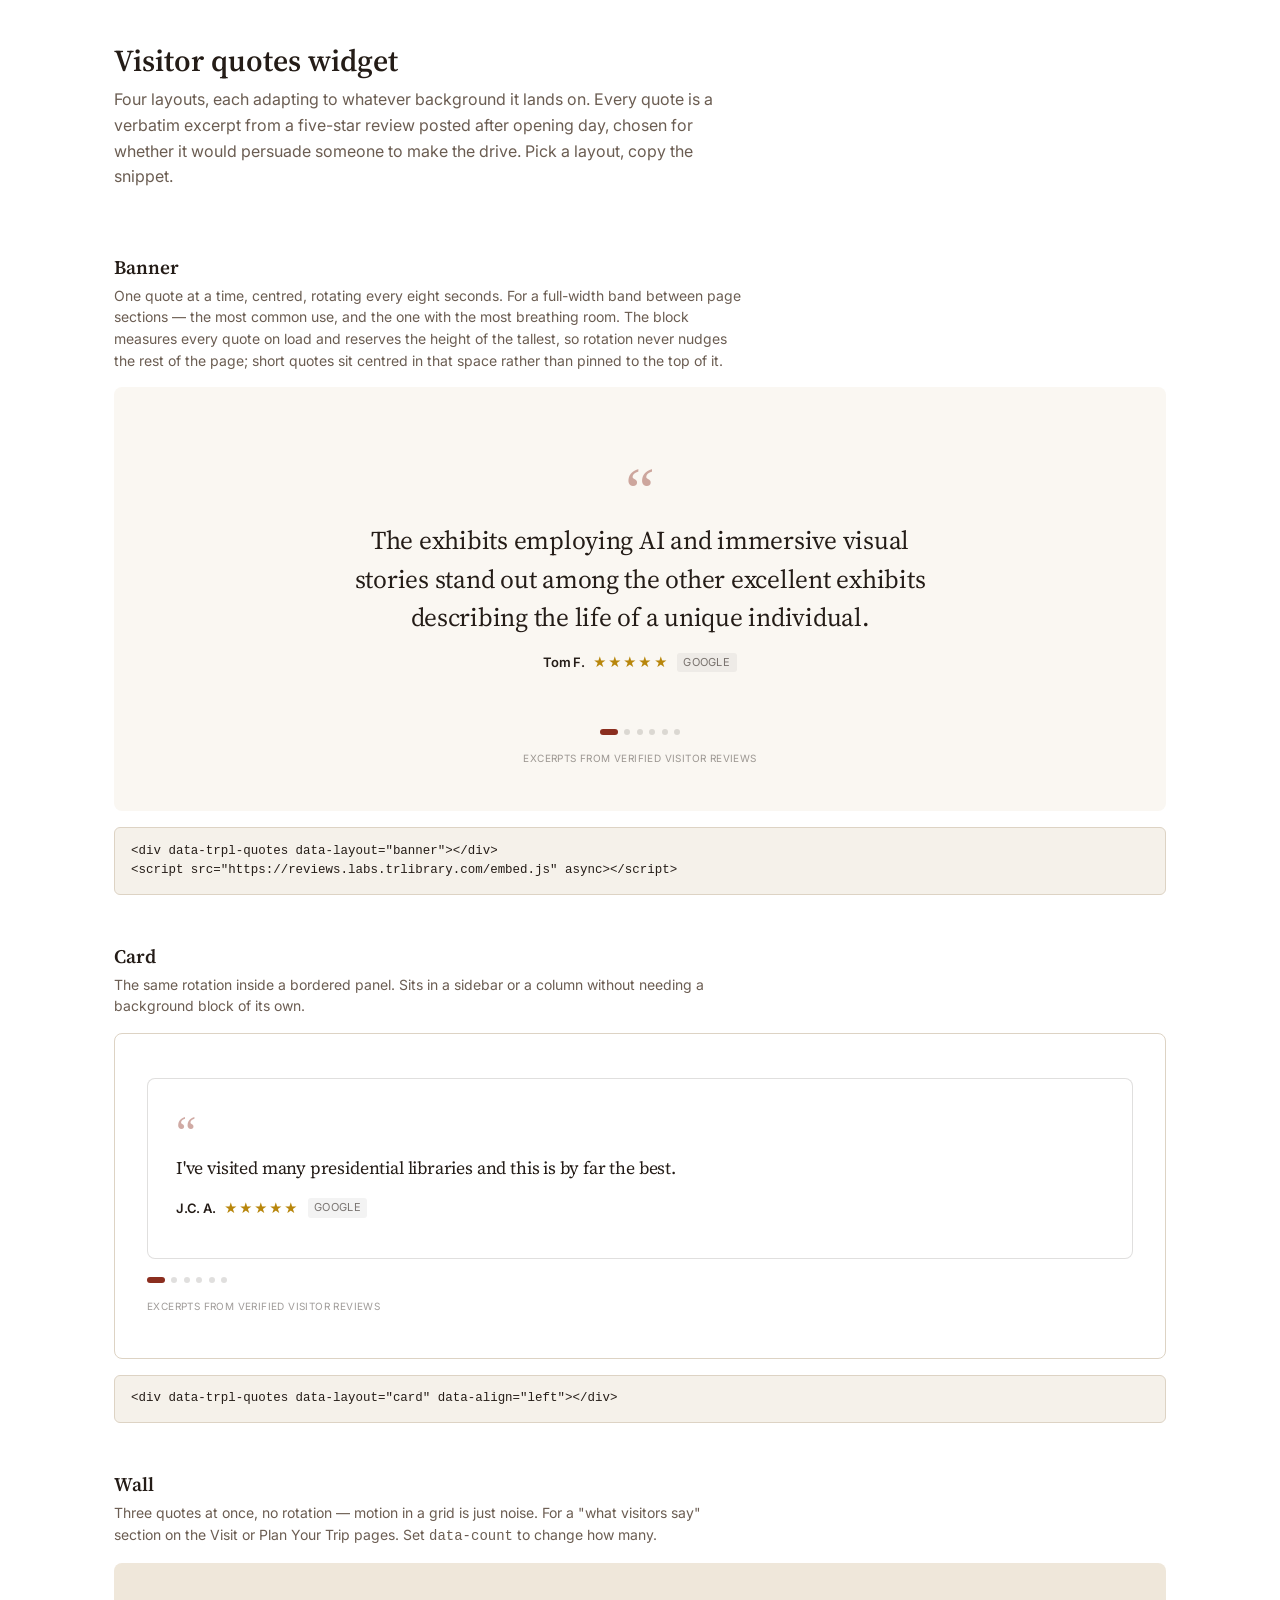
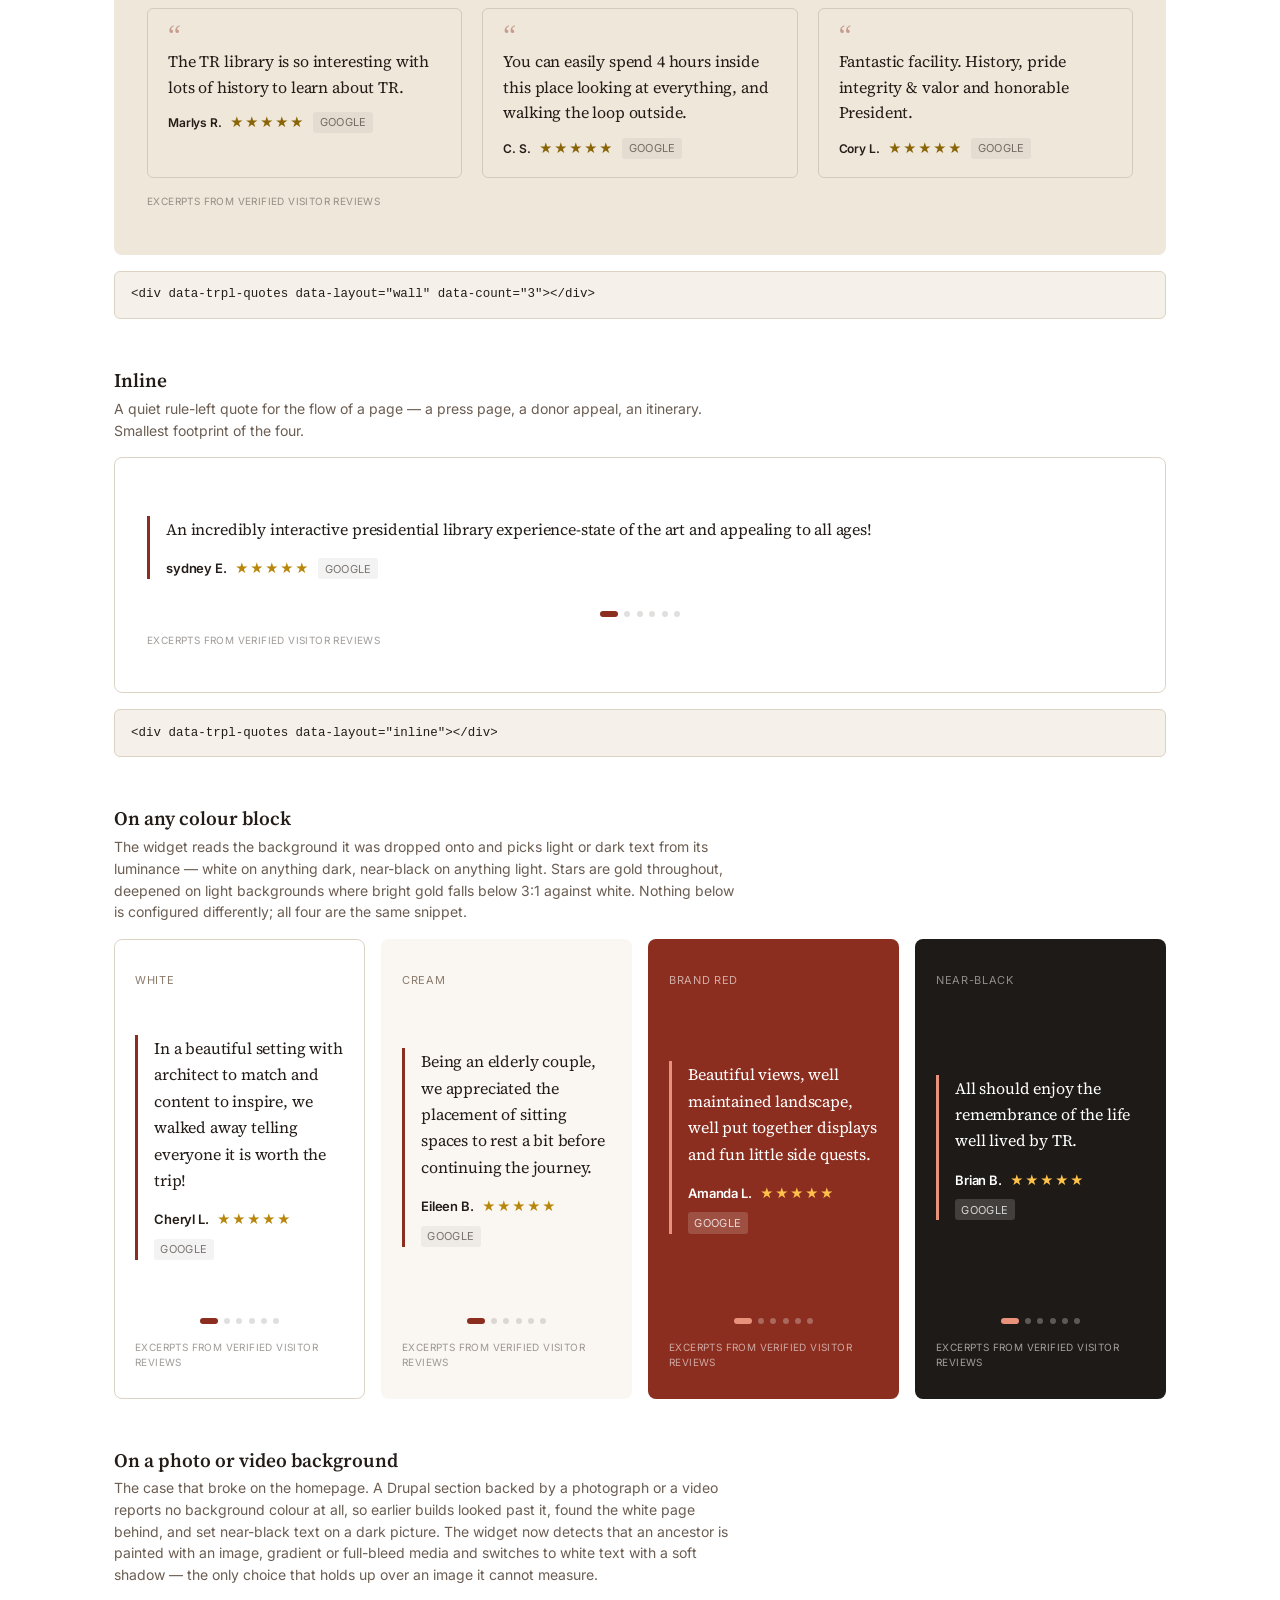
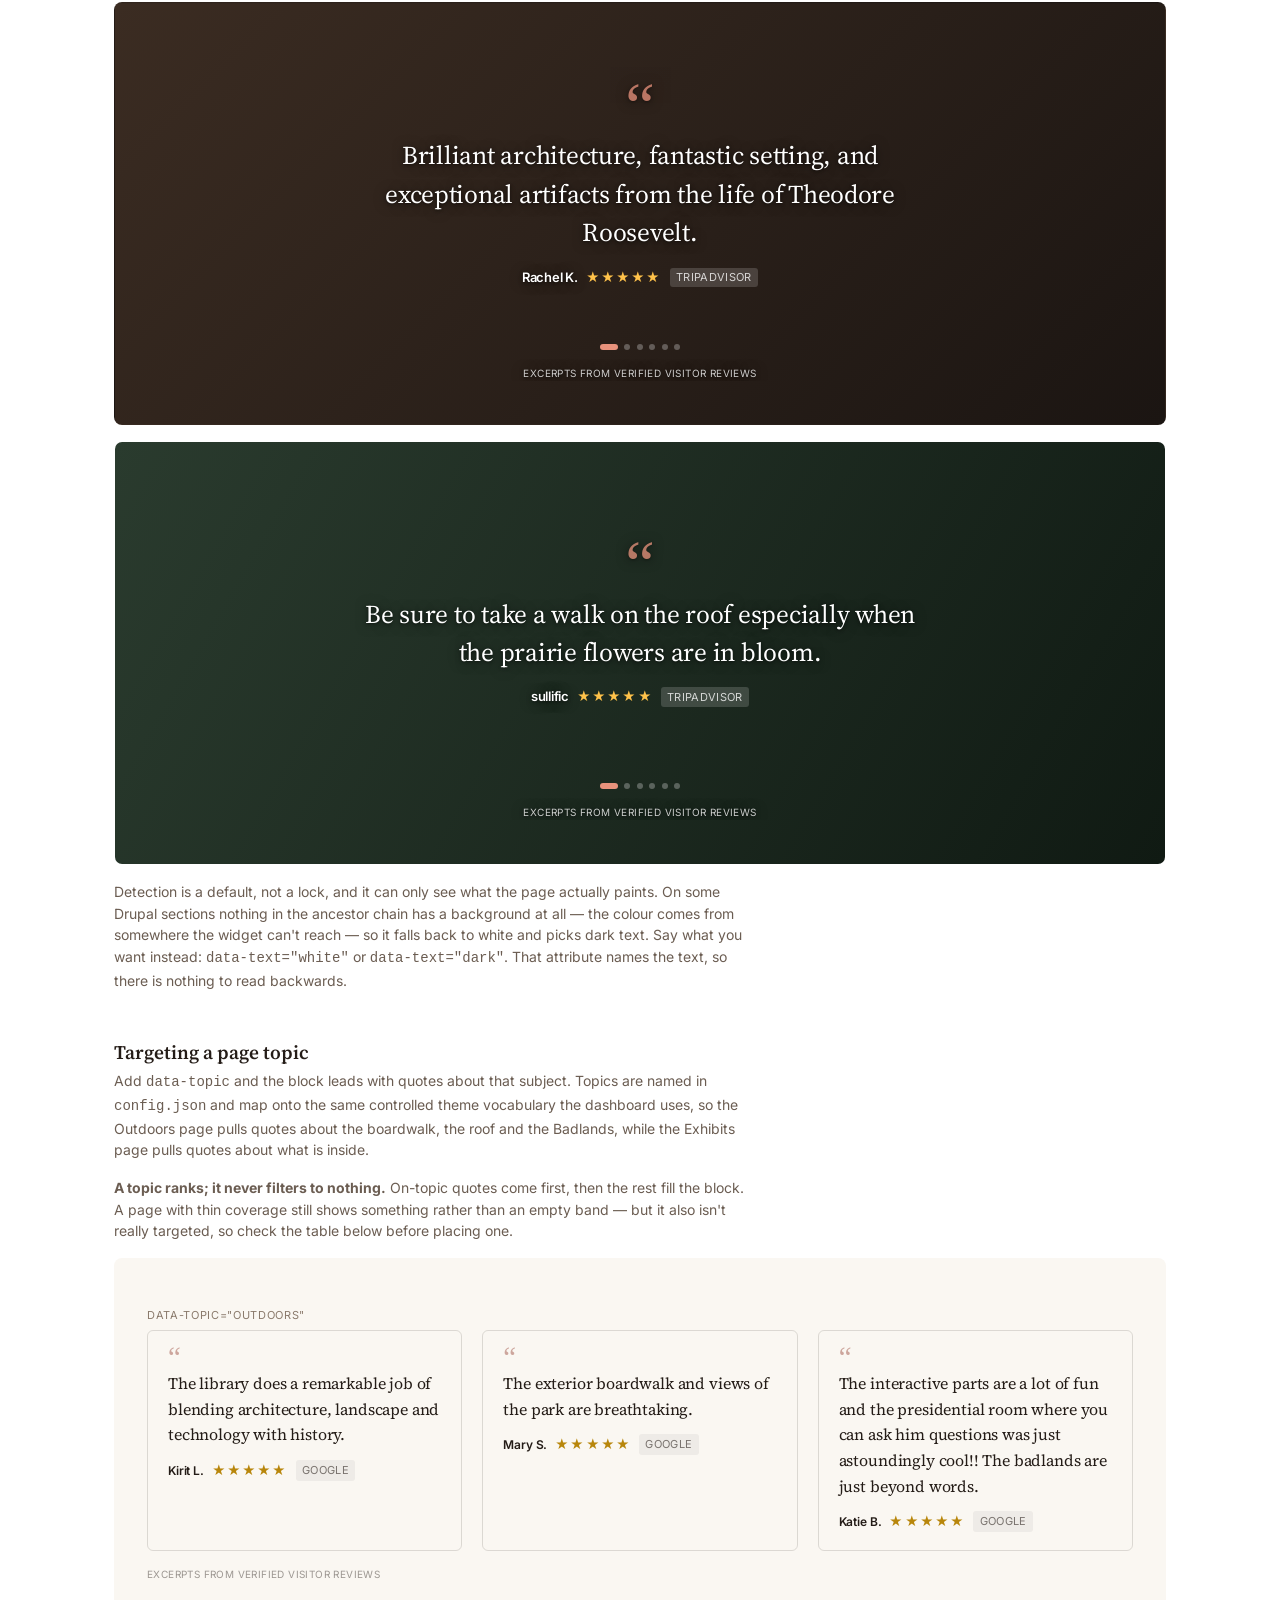
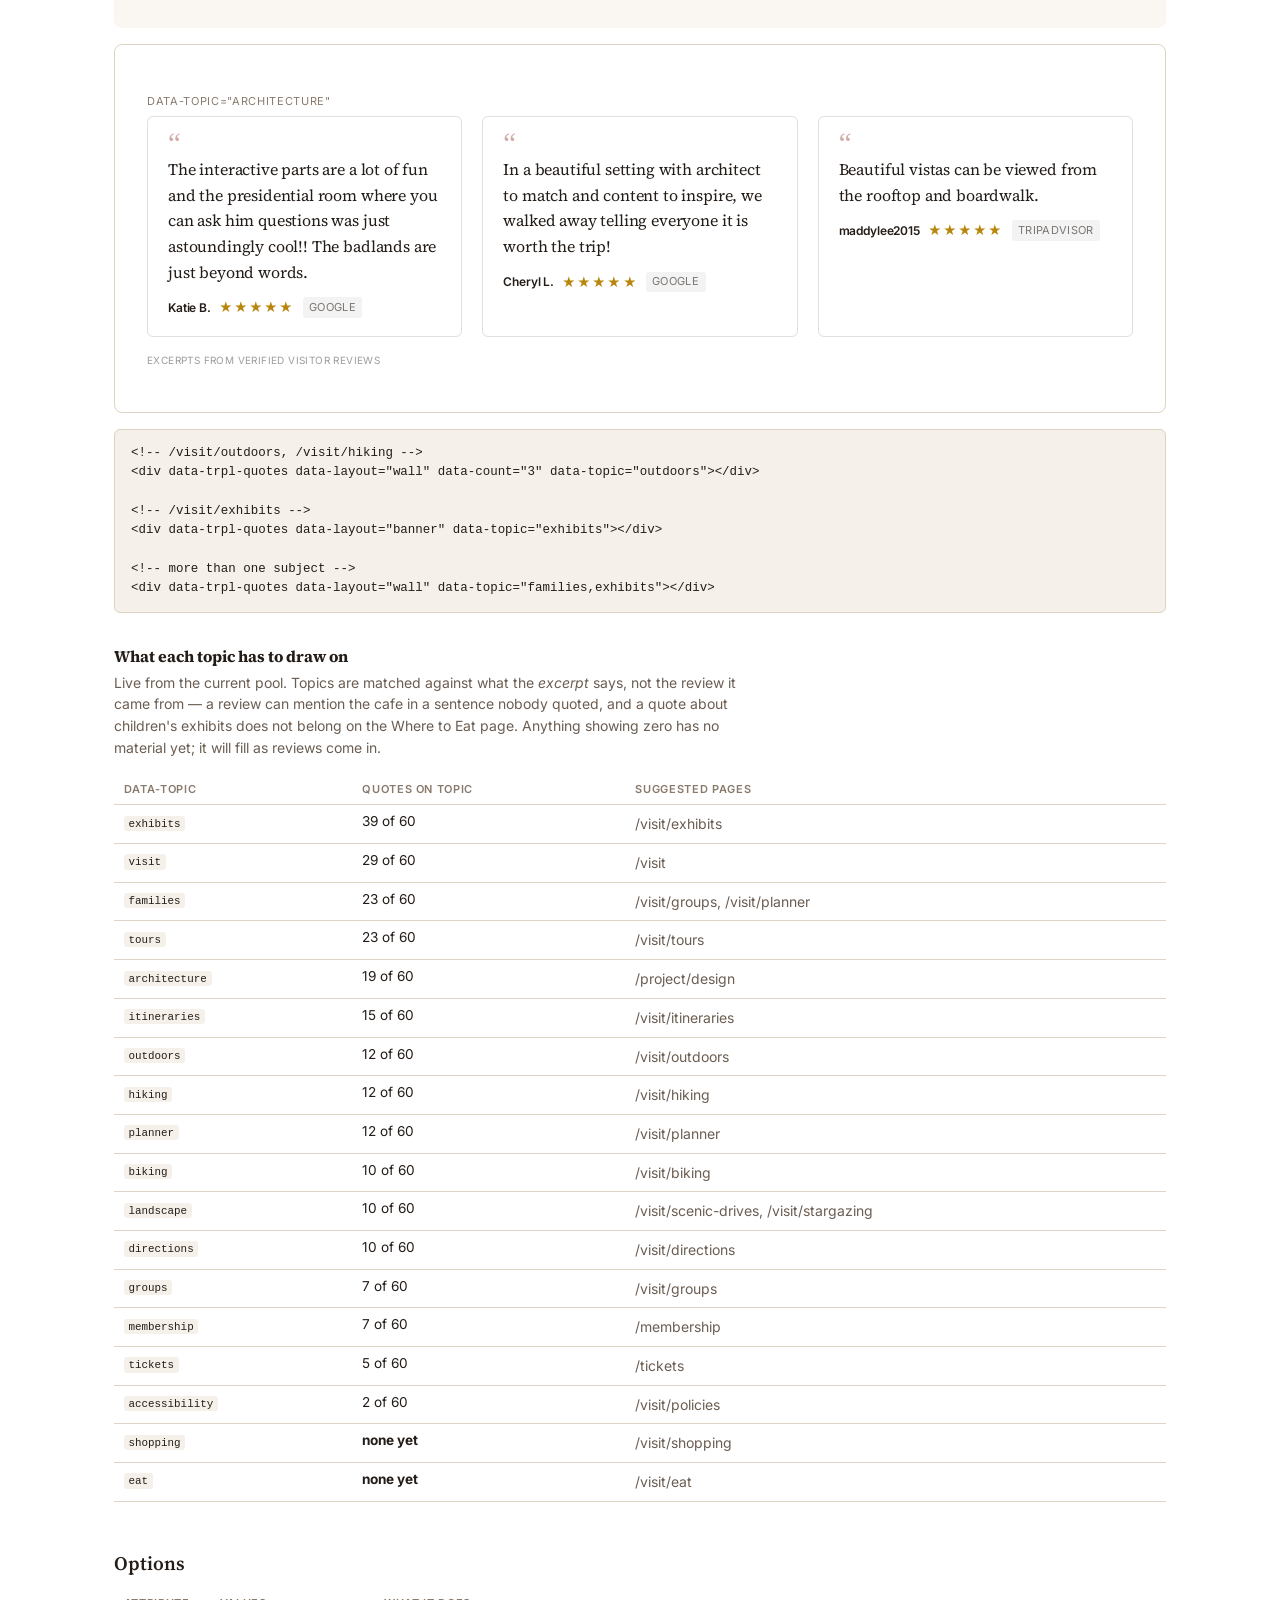
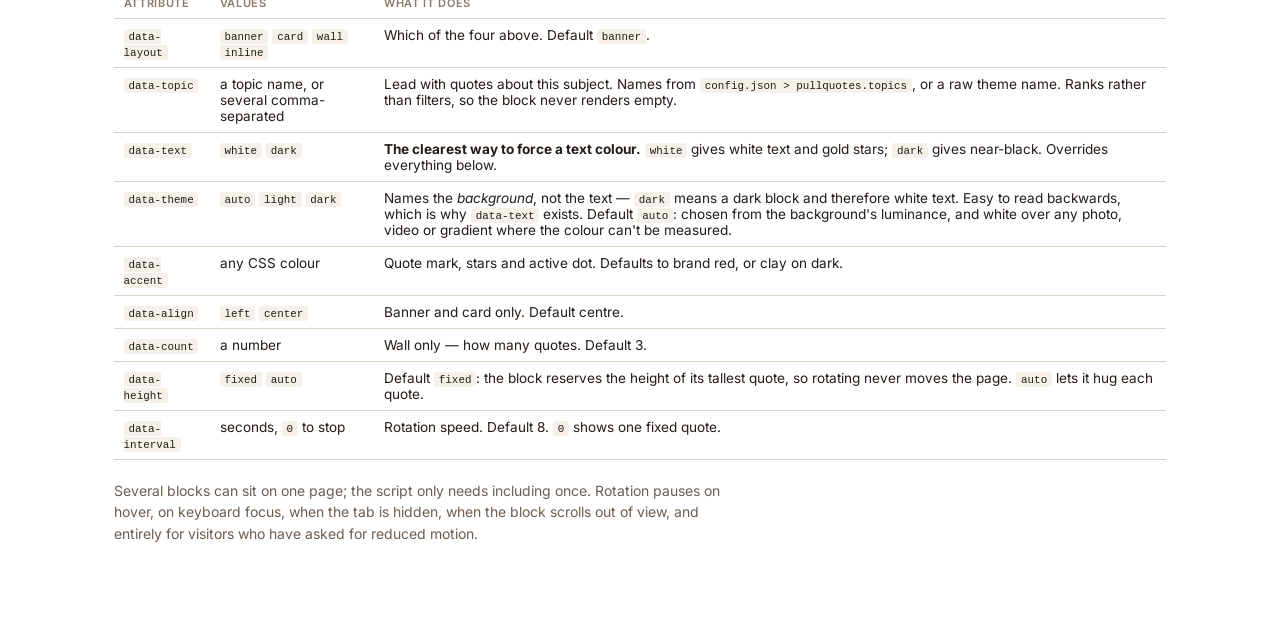
<file: site/widget.html>
<!doctype html>
<html lang="en">
<head>
<meta charset="utf-8">
<meta name="viewport" content="width=device-width,initial-scale=1">
<meta name="robots" content="noindex,nofollow">
<title>Visitor quotes widget — TRPL</title>
<link rel="preconnect" href="https://fonts.googleapis.com">
<link rel="preconnect" href="https://fonts.gstatic.com" crossorigin>
<link href="https://fonts.googleapis.com/css2?family=Inter:wght@400;500;600&family=Source+Serif+4:opsz,wght@8..60,400;8..60,600&display=swap" rel="stylesheet">
<style>
  :root{
    --brand:#8B2E1F; --cream:#FAF7F2; --ink:#241C17; --line:#DDD3C4;
    --sand:#EFE7DA; --deep:#1E1A17;
  }
  *{box-sizing:border-box}
  body{margin:0;background:#fff;color:var(--ink);
       font-family:Inter,-apple-system,BlinkMacSystemFont,"Segoe UI",Helvetica,Arial,sans-serif}
  header{padding:2.5rem 1.5rem 1rem;max-width:1100px;margin:0 auto}
  h1{font-family:"Source Serif 4",Georgia,serif;font-size:1.9rem;margin:0 0 .4rem;font-weight:600}
  .lede{color:#6B5D52;max-width:62ch;line-height:1.6;margin:0}
  main{max-width:1100px;margin:0 auto;padding:0 1.5rem 5rem}
  section{margin-top:3rem}
  h2{font-family:"Source Serif 4",Georgia,serif;font-size:1.2rem;margin:0 0 .3rem;font-weight:600}
  .note{color:#6B5D52;font-size:.875rem;margin:0 0 1rem;max-width:70ch;line-height:1.55}
  .demo{padding:2.75rem 2rem;border-radius:8px;border:1px solid transparent}
  .bg-white{background:#fff;border-color:var(--line)}
  .bg-cream{background:var(--cream)}
  .bg-sand{background:var(--sand)}
  .bg-brand{background:var(--brand)}
  .bg-deep{background:var(--deep)}
  .photo{position:relative;overflow:hidden;
    background-image:url("https://www.trlibrary.com/sites/default/files/styles/16_9__l/public/2025-04/Snohetta-TRPL-8-DawnDusk-Copyright-Plomp-FINAL-PRINT-ONLY.jpg.webp?h=c1265061&itok=VybjSrEo"),
      linear-gradient(135deg,#3B2C22,#1B1512);
    background-size:cover;background-position:center}
  .photo-video video{position:absolute;inset:0;width:100%;height:100%;object-fit:cover;
    background:linear-gradient(120deg,#2A3B2E,#101A13)}
  .photo-video{background-image:none;background-color:transparent}
  .swatches{display:grid;grid-template-columns:repeat(auto-fit,minmax(230px,1fr));gap:1rem;margin-top:1rem}
  .swatches .demo{padding:1.75rem 1.25rem}
  .tag{display:inline-block;font-size:.6875rem;letter-spacing:.06em;text-transform:uppercase;
       color:#8A7A6C;margin-bottom:.5rem}
  pre{background:#F5F1EA;border:1px solid var(--line);border-radius:6px;padding:.85rem 1rem;
      overflow:auto;font-size:.78rem;line-height:1.55;margin:1rem 0 0}
  code{font-family:ui-monospace,SFMono-Regular,Menlo,monospace}
  table{border-collapse:collapse;width:100%;font-size:.85rem;margin-top:.75rem}
  th,td{text-align:left;padding:.5rem .6rem;border-bottom:1px solid var(--line);vertical-align:top}
  th{font-size:.6875rem;letter-spacing:.06em;text-transform:uppercase;color:#8A7A6C;font-weight:600}
  td code{background:#F5F1EA;padding:.1rem .3rem;border-radius:3px;font-size:.8em}
</style>
</head>
<body>

<header>
  <h1>Visitor quotes widget</h1>
  <p class="lede">Four layouts, each adapting to whatever background it lands on. Every quote is a
  verbatim excerpt from a five-star review posted after opening day, chosen for whether it would
  persuade someone to make the drive. Pick a layout, copy the snippet.</p>
</header>

<main>

  <section>
    <h2>Banner</h2>
    <p class="note">One quote at a time, centred, rotating every eight seconds. For a full-width
    band between page sections — the most common use, and the one with the most breathing room.
    The block measures every quote on load and reserves the height of the tallest, so rotation
    never nudges the rest of the page; short quotes sit centred in that space rather than pinned
    to the top of it.</p>
    <div class="demo bg-cream">
      <div data-trpl-quotes data-layout="banner"></div>
    </div>
<pre><code>&lt;div data-trpl-quotes data-layout="banner"&gt;&lt;/div&gt;
&lt;script src="https://reviews.labs.trlibrary.com/embed.js" async&gt;&lt;/script&gt;</code></pre>
  </section>

  <section>
    <h2>Card</h2>
    <p class="note">The same rotation inside a bordered panel. Sits in a sidebar or a column
    without needing a background block of its own.</p>
    <div class="demo bg-white">
      <div data-trpl-quotes data-layout="card" data-align="left"></div>
    </div>
<pre><code>&lt;div data-trpl-quotes data-layout="card" data-align="left"&gt;&lt;/div&gt;</code></pre>
  </section>

  <section>
    <h2>Wall</h2>
    <p class="note">Three quotes at once, no rotation — motion in a grid is just noise. For a
    "what visitors say" section on the Visit or Plan Your Trip pages. Set <code>data-count</code>
    to change how many.</p>
    <div class="demo bg-sand">
      <div data-trpl-quotes data-layout="wall" data-count="3"></div>
    </div>
<pre><code>&lt;div data-trpl-quotes data-layout="wall" data-count="3"&gt;&lt;/div&gt;</code></pre>
  </section>

  <section>
    <h2>Inline</h2>
    <p class="note">A quiet rule-left quote for the flow of a page — a press page, a donor appeal,
    an itinerary. Smallest footprint of the four.</p>
    <div class="demo bg-white">
      <div data-trpl-quotes data-layout="inline"></div>
    </div>
<pre><code>&lt;div data-trpl-quotes data-layout="inline"&gt;&lt;/div&gt;</code></pre>
  </section>

  <section>
    <h2>On any colour block</h2>
    <p class="note">The widget reads the background it was dropped onto and picks light or dark
    text from its luminance — white on anything dark, near-black on anything light. Stars are gold
    throughout, deepened on light backgrounds where bright gold falls below 3:1 against white.
    Nothing below is configured differently; all four are the same snippet.</p>
    <div class="swatches">
      <div class="demo bg-white"><span class="tag">White</span>
        <div data-trpl-quotes data-layout="inline"></div></div>
      <div class="demo bg-cream"><span class="tag">Cream</span>
        <div data-trpl-quotes data-layout="inline"></div></div>
      <div class="demo bg-brand"><span class="tag" style="color:rgba(255,255,255,.6)">Brand red</span>
        <div data-trpl-quotes data-layout="inline"></div></div>
      <div class="demo bg-deep"><span class="tag" style="color:rgba(255,255,255,.5)">Near-black</span>
        <div data-trpl-quotes data-layout="inline"></div></div>
    </div>
  </section>

  <section>
    <h2>On a photo or video background</h2>
    <p class="note">The case that broke on the homepage. A Drupal section backed by a photograph
    or a video reports no background colour at all, so earlier builds looked past it, found the
    white page behind, and set near-black text on a dark picture. The widget now detects that an
    ancestor is painted with an image, gradient or full-bleed media and switches to white text
    with a soft shadow — the only choice that holds up over an image it cannot measure.</p>
    <div class="demo photo">
      <div data-trpl-quotes data-layout="banner"></div>
    </div>
    <div class="demo photo photo-video" style="margin-top:1rem">
      <video autoplay muted loop playsinline aria-hidden="true"></video>
      <div data-trpl-quotes data-layout="banner"></div>
    </div>
    <p class="note" style="margin-top:1rem">Detection is a default, not a lock, and it can only
    see what the page actually paints. On some Drupal sections nothing in the ancestor chain has
    a background at all — the colour comes from somewhere the widget can't reach — so it falls
    back to white and picks dark text. Say what you want instead:
    <code>data-text="white"</code> or <code>data-text="dark"</code>. That attribute names the
    text, so there is nothing to read backwards.</p>
  </section>

  <section>
    <h2>Targeting a page topic</h2>
    <p class="note">Add <code>data-topic</code> and the block leads with quotes about that
    subject. Topics are named in <code>config.json</code> and map onto the same controlled theme
    vocabulary the dashboard uses, so the Outdoors page pulls quotes about the boardwalk, the
    roof and the Badlands, while the Exhibits page pulls quotes about what is inside.</p>
    <p class="note"><strong>A topic ranks; it never filters to nothing.</strong> On-topic quotes
    come first, then the rest fill the block. A page with thin coverage still shows something
    rather than an empty band — but it also isn't really targeted, so check the table below
    before placing one.</p>
    <div class="demo bg-cream">
      <span class="tag">data-topic="outdoors"</span>
      <div data-trpl-quotes data-layout="wall" data-count="3" data-topic="outdoors"></div>
    </div>
    <div class="demo bg-white" style="margin-top:1rem">
      <span class="tag">data-topic="architecture"</span>
      <div data-trpl-quotes data-layout="wall" data-count="3" data-topic="architecture"></div>
    </div>
<pre><code>&lt;!-- /visit/outdoors, /visit/hiking --&gt;
&lt;div data-trpl-quotes data-layout="wall" data-count="3" data-topic="outdoors"&gt;&lt;/div&gt;

&lt;!-- /visit/exhibits --&gt;
&lt;div data-trpl-quotes data-layout="banner" data-topic="exhibits"&gt;&lt;/div&gt;

&lt;!-- more than one subject --&gt;
&lt;div data-trpl-quotes data-layout="wall" data-topic="families,exhibits"&gt;&lt;/div&gt;</code></pre>

    <h3 style="font-family:'Source Serif 4',Georgia,serif;font-size:1rem;margin:2rem 0 .3rem">
      What each topic has to draw on</h3>
    <p class="note">Live from the current pool. Topics are matched against what the
    <em>excerpt</em> says, not the review it came from — a review can mention the cafe in a
    sentence nobody quoted, and a quote about children's exhibits does not belong on the Where
    to Eat page. Anything showing zero has no material yet; it will fill as reviews come in.</p>
    <table id="coverage"><tbody><tr><td class="note">Loading…</td></tr></tbody></table>
  </section>

  <section>
    <h2>Options</h2>
    <table>
      <thead><tr><th>Attribute</th><th>Values</th><th>What it does</th></tr></thead>
      <tbody>
        <tr><td><code>data-layout</code></td><td><code>banner</code> <code>card</code> <code>wall</code> <code>inline</code></td><td>Which of the four above. Default <code>banner</code>.</td></tr>
        <tr><td><code>data-topic</code></td><td>a topic name, or several comma-separated</td><td>Lead with quotes about this subject. Names from <code>config.json &gt; pullquotes.topics</code>, or a raw theme name. Ranks rather than filters, so the block never renders empty.</td></tr>
        <tr><td><code>data-text</code></td><td><code>white</code> <code>dark</code></td><td><strong>The clearest way to force a text colour.</strong> <code>white</code> gives white text and gold stars; <code>dark</code> gives near-black. Overrides everything below.</td></tr>
        <tr><td><code>data-theme</code></td><td><code>auto</code> <code>light</code> <code>dark</code></td><td>Names the <em>background</em>, not the text — <code>dark</code> means a dark block and therefore white text. Easy to read backwards, which is why <code>data-text</code> exists. Default <code>auto</code>: chosen from the background's luminance, and white over any photo, video or gradient where the colour can't be measured.</td></tr>
        <tr><td><code>data-accent</code></td><td>any CSS colour</td><td>Quote mark, stars and active dot. Defaults to brand red, or clay on dark.</td></tr>
        <tr><td><code>data-align</code></td><td><code>left</code> <code>center</code></td><td>Banner and card only. Default centre.</td></tr>
        <tr><td><code>data-count</code></td><td>a number</td><td>Wall only — how many quotes. Default 3.</td></tr>
        <tr><td><code>data-height</code></td><td><code>fixed</code> <code>auto</code></td><td>Default <code>fixed</code>: the block reserves the height of its tallest quote, so rotating never moves the page. <code>auto</code> lets it hug each quote.</td></tr>
        <tr><td><code>data-interval</code></td><td>seconds, <code>0</code> to stop</td><td>Rotation speed. Default 8. <code>0</code> shows one fixed quote.</td></tr>
      </tbody>
    </table>
    <p class="note" style="margin-top:1.25rem">Several blocks can sit on one page; the script only
    needs including once. Rotation pauses on hover, on keyboard focus, when the tab is hidden, when
    the block scrolls out of view, and entirely for visitors who have asked for reduced motion.</p>
  </section>

</main>

<script src="embed.js"></script>
<script>
  // Rendered from the widget's own data so this table can never drift from what ships.
  window.addEventListener("load", function () {
    if (!window.TRPLQuotes || !window.TRPLQuotes.coverage) return;
    var cov = window.TRPLQuotes.coverage(), total = window.TRPLQuotes.count;
    var rows = Object.keys(cov).sort(function (a, b) { return cov[b] - cov[a]; });
    document.getElementById("coverage").innerHTML =
      "<thead><tr><th>data-topic</th><th>Quotes on topic</th><th>Suggested pages</th></tr></thead><tbody>" +
      rows.map(function (t) {
        var n = cov[t];
        var where = {
          visit: "/visit", exhibits: "/visit/exhibits", outdoors: "/visit/outdoors",
          hiking: "/visit/hiking", biking: "/visit/biking", architecture: "/project/design",
          landscape: "/visit/scenic-drives, /visit/stargazing", itineraries: "/visit/itineraries",
          planner: "/visit/planner", families: "/visit/groups, /visit/planner",
          groups: "/visit/groups", tours: "/visit/tours", shopping: "/visit/shopping",
          eat: "/visit/eat", directions: "/visit/directions", tickets: "/tickets",
          membership: "/membership", accessibility: "/visit/policies"
        }[t] || "";
        return "<tr><td><code>" + t + "</code></td><td>" +
          (n ? n + " of " + total : "<strong>none yet</strong>") +
          "</td><td class=\"note\" style=\"margin:0\">" + where + "</td></tr>";
      }).join("") + "</tbody>";
  });
</script>
</body>
</html>
</file>
